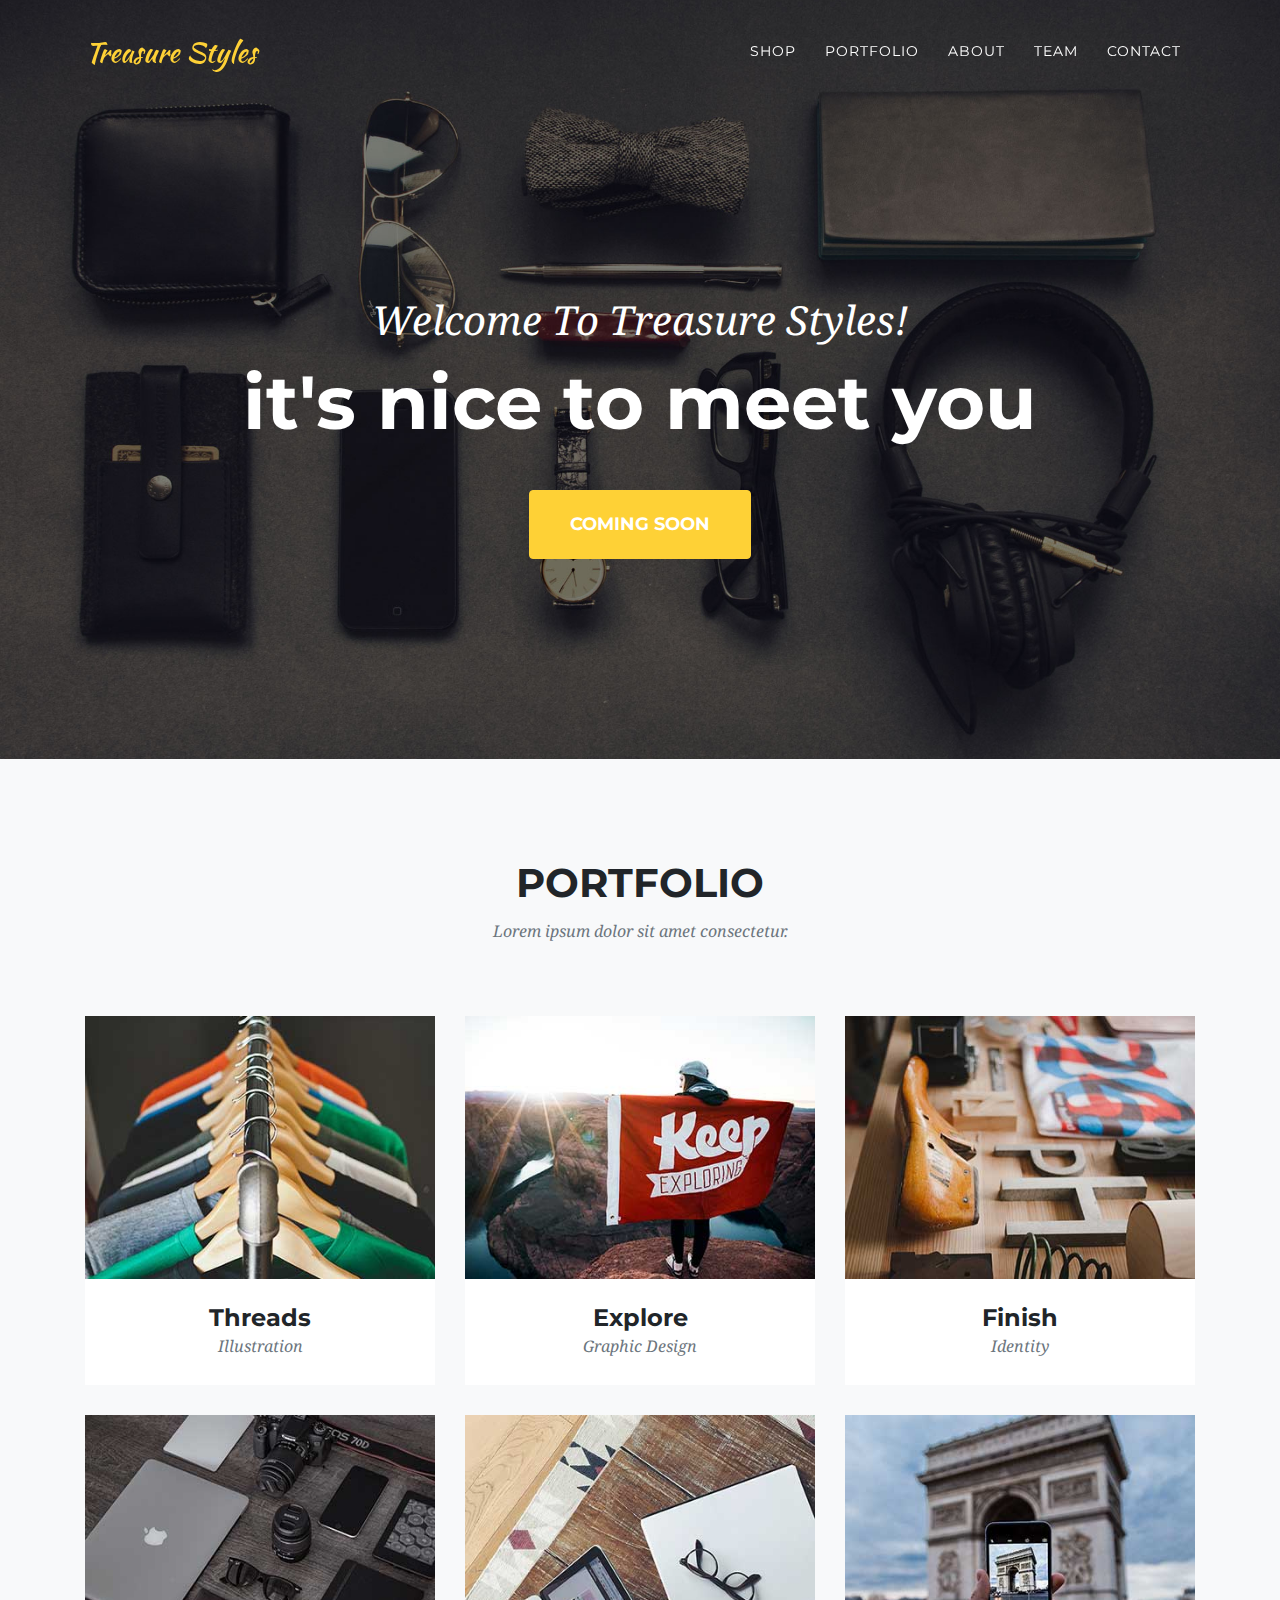
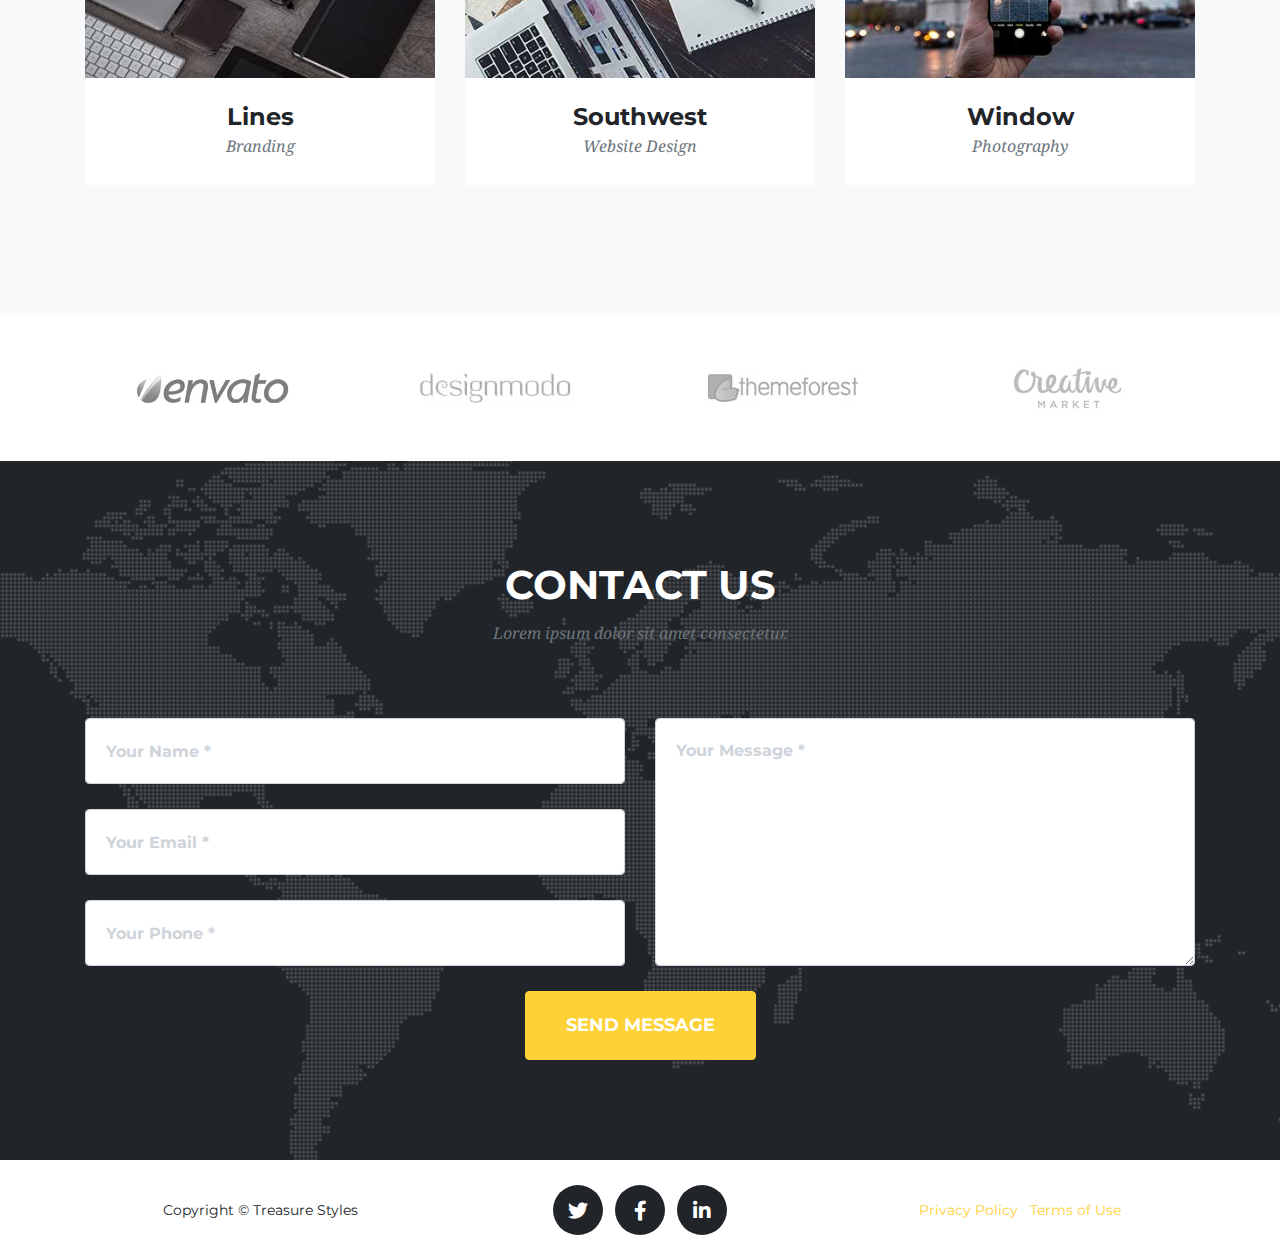
<file: index.html>
<!DOCTYPE html>
<html lang="en">

<head>

  <meta charset="utf-8">
  <meta name="viewport" content="width=device-width, initial-scale=1, shrink-to-fit=no">
  <meta name="description" content="">
  <meta name="author" content="">

  <title>Treasure Styles</title>

  <!-- Bootstrap core CSS -->
  <link href="vendor/bootstrap/css/bootstrap.min.css" rel="stylesheet">

  <!-- Custom fonts for this template -->
  <link href="vendor/fontawesome-free/css/all.min.css" rel="stylesheet" type="text/css">
  <link href="https://fonts.googleapis.com/css?family=Montserrat:400,700" rel="stylesheet" type="text/css">
  <link href='https://fonts.googleapis.com/css?family=Kaushan+Script' rel='stylesheet' type='text/css'>
  <link href='https://fonts.googleapis.com/css?family=Droid+Serif:400,700,400italic,700italic' rel='stylesheet' type='text/css'>
  <link href='https://fonts.googleapis.com/css?family=Roboto+Slab:400,100,300,700' rel='stylesheet' type='text/css'>

  <!-- Custom styles for this template -->
  <link href="css/agency.min.css" rel="stylesheet">

</head>

<body id="page-top">

  <!-- Navigation -->
  <nav class="navbar navbar-expand-lg navbar-dark fixed-top" id="mainNav">
    <div class="container">
      <a class="navbar-brand js-scroll-trigger" href="#page-top">Treasure Styles</a>
      <button class="navbar-toggler navbar-toggler-right" type="button" data-toggle="collapse" data-target="#navbarResponsive" aria-controls="navbarResponsive" aria-expanded="false" aria-label="Toggle navigation">
        Menu
        <i class="fas fa-bars"></i>
      </button>
      <div class="collapse navbar-collapse" id="navbarResponsive">
        <ul class="navbar-nav text-uppercase ml-auto">
          <li class="nav-item">
            <a class="nav-link js-scroll-trigger" href="#services">Shop</a>
          </li>
          <li class="nav-item">
            <a class="nav-link js-scroll-trigger" href="#portfolio">Portfolio</a>
          </li>
          <li class="nav-item"> 
            <a class="nav-link js-scroll-trigger" href="about.html">About</a>
          </li>
          <li class="nav-item">
            <a class="nav-link js-scroll-trigger" href="team.html">Team</a>
          </li>
          <li class="nav-item">
            <a class="nav-link js-scroll-trigger" href="#contact">Contact</a>
          </li>
        </ul>
      </div>
    </div>
  </nav>

  <!-- Header -->
  <header class="masthead">
    <div class="container">
      <div class="intro-text">
        <div class="intro-lead-in">Welcome To Treasure Styles!</div>
        <div class="intro-heading text-lowercase">It's Nice To Meet You</div>
        <a class="btn btn-primary btn-xl text-uppercase js-scroll-trigger" href="comingsoon/comingsoon.html">Coming Soon</a>
      </div>
    </div>
  </header>

  <!-- Services -->
<!--
  <section class="page-section" id="services">
    <div class="container">
      <div class="row">
        <div class="col-lg-12 text-center">
          <h2 class="section-heading text-uppercase">Services</h2>
          <h3 class="section-subheading text-muted">Lorem ipsum dolor sit amet consectetur.</h3>
        </div>
      </div>
      <div class="row text-center">
        <div class="col-md-4">
          <span class="fa-stack fa-4x">
            <i class="fas fa-circle fa-stack-2x text-primary"></i>
            <i class="fas fa-shopping-cart fa-stack-1x fa-inverse"></i>
          </span>
          <h4 class="service-heading">E-Commerce</h4>
          <p class="text-muted">Lorem ipsum dolor sit amet, consectetur adipisicing elit. Minima maxime quam architecto quo inventore harum ex magni, dicta impedit.</p>
        </div>
        <div class="col-md-4">
          <span class="fa-stack fa-4x">
            <i class="fas fa-circle fa-stack-2x text-primary"></i>
            <i class="fas fa-laptop fa-stack-1x fa-inverse"></i>
          </span>
          <h4 class="service-heading">Responsive Design</h4>
          <p class="text-muted">Lorem ipsum dolor sit amet, consectetur adipisicing elit. Minima maxime quam architecto quo inventore harum ex magni, dicta impedit.</p>
        </div>
        <div class="col-md-4">
          <span class="fa-stack fa-4x">
            <i class="fas fa-circle fa-stack-2x text-primary"></i>
            <i class="fas fa-lock fa-stack-1x fa-inverse"></i>
          </span>
          <h4 class="service-heading">Web Security</h4>
          <p class="text-muted">Lorem ipsum dolor sit amet, consectetur adipisicing elit. Minima maxime quam architecto quo inventore harum ex magni, dicta impedit.</p>
        </div>
      </div>
    </div>
  </section>
-->

  <!-- Portfolio Grid -->
  <section class="bg-light page-section" id="portfolio">
    <div class="container">
      <div class="row">
        <div class="col-lg-12 text-center">
          <h2 class="section-heading text-uppercase">Portfolio</h2>
          <h3 class="section-subheading text-muted">Lorem ipsum dolor sit amet consectetur.</h3>
        </div>
      </div>
      <div class="row">
        <div class="col-md-4 col-sm-6 portfolio-item">
          <a class="portfolio-link" data-toggle="modal" href="#portfolioModal1">
            <div class="portfolio-hover">
              <div class="portfolio-hover-content">
                <i class="fas fa-plus fa-3x"></i>
              </div>
            </div>
            <img class="img-fluid" src="img/portfolio/01-thumbnail.jpg" alt="">
          </a>
          <div class="portfolio-caption">
            <h4>Threads</h4>
            <p class="text-muted">Illustration</p>
          </div>
        </div>
        <div class="col-md-4 col-sm-6 portfolio-item">
          <a class="portfolio-link" data-toggle="modal" href="#portfolioModal2">
            <div class="portfolio-hover">
              <div class="portfolio-hover-content">
                <i class="fas fa-plus fa-3x"></i>
              </div>
            </div>
            <img class="img-fluid" src="img/portfolio/02-thumbnail.jpg" alt="">
          </a>
          <div class="portfolio-caption">
            <h4>Explore</h4>
            <p class="text-muted">Graphic Design</p>
          </div>
        </div>
        <div class="col-md-4 col-sm-6 portfolio-item">
          <a class="portfolio-link" data-toggle="modal" href="#portfolioModal3">
            <div class="portfolio-hover">
              <div class="portfolio-hover-content">
                <i class="fas fa-plus fa-3x"></i>
              </div>
            </div>
            <img class="img-fluid" src="img/portfolio/03-thumbnail.jpg" alt="">
          </a>
          <div class="portfolio-caption">
            <h4>Finish</h4>
            <p class="text-muted">Identity</p>
          </div>
        </div>
        <div class="col-md-4 col-sm-6 portfolio-item">
          <a class="portfolio-link" data-toggle="modal" href="#portfolioModal4">
            <div class="portfolio-hover">
              <div class="portfolio-hover-content">
                <i class="fas fa-plus fa-3x"></i>
              </div>
            </div>
            <img class="img-fluid" src="img/portfolio/04-thumbnail.jpg" alt="">
          </a>
          <div class="portfolio-caption">
            <h4>Lines</h4>
            <p class="text-muted">Branding</p>
          </div>
        </div>
        <div class="col-md-4 col-sm-6 portfolio-item">
          <a class="portfolio-link" data-toggle="modal" href="#portfolioModal5">
            <div class="portfolio-hover">
              <div class="portfolio-hover-content">
                <i class="fas fa-plus fa-3x"></i>
              </div>
            </div>
            <img class="img-fluid" src="img/portfolio/05-thumbnail.jpg" alt="">
          </a>
          <div class="portfolio-caption">
            <h4>Southwest</h4>
            <p class="text-muted">Website Design</p>
          </div>
        </div>
        <div class="col-md-4 col-sm-6 portfolio-item">
          <a class="portfolio-link" data-toggle="modal" href="#portfolioModal6">
            <div class="portfolio-hover">
              <div class="portfolio-hover-content">
                <i class="fas fa-plus fa-3x"></i>
              </div>
            </div>
            <img class="img-fluid" src="img/portfolio/06-thumbnail.jpg" alt="">
          </a>
          <div class="portfolio-caption">
            <h4>Window</h4>
            <p class="text-muted">Photography</p>
          </div>
        </div>
      </div>
    </div>
  </section>
    

  <!-- About -->
<!--
  <section class="page-section" id="about">
    <div class="container">
      <div class="row">
        <div class="col-lg-12 text-center">
          <h2 class="section-heading text-uppercase">About</h2>
          <h3 class="section-subheading text-muted">Lorem ipsum dolor sit amet consectetur.</h3>
        </div>
      </div>
      <div class="row">
        <div class="col-lg-12">
          <ul class="timeline">
            <li>
              <div class="timeline-image">
                <img class="rounded-circle img-fluid" src="img/about/1.jpg" alt="">
              </div>
              <div class="timeline-panel">
                <div class="timeline-heading">
                  <h4>2009-2011</h4>
                  <h4 class="subheading">Our Humble Beginnings</h4>
                </div>
                <div class="timeline-body">
                  <p class="text-muted">Lorem ipsum dolor sit amet, consectetur adipisicing elit. Sunt ut voluptatum eius sapiente, totam reiciendis temporibus qui quibusdam, recusandae sit vero unde, sed, incidunt et ea quo dolore laudantium consectetur!</p>
                </div>
              </div>
            </li>
            <li class="timeline-inverted">
              <div class="timeline-image">
                <img class="rounded-circle img-fluid" src="img/about/2.jpg" alt="">
              </div>
              <div class="timeline-panel">
                <div class="timeline-heading">
                  <h4>March 2011</h4>
                  <h4 class="subheading">An Agency is Born</h4>
                </div>
                <div class="timeline-body">
                  <p class="text-muted">Lorem ipsum dolor sit amet, consectetur adipisicing elit. Sunt ut voluptatum eius sapiente, totam reiciendis temporibus qui quibusdam, recusandae sit vero unde, sed, incidunt et ea quo dolore laudantium consectetur!</p>
                </div>
              </div>
            </li>
            <li>
              <div class="timeline-image">
                <img class="rounded-circle img-fluid" src="img/about/3.jpg" alt="">
              </div>
              <div class="timeline-panel">
                <div class="timeline-heading">
                  <h4>December 2012</h4>
                  <h4 class="subheading">Transition to Full Service</h4>
                </div>
                <div class="timeline-body">
                  <p class="text-muted">Lorem ipsum dolor sit amet, consectetur adipisicing elit. Sunt ut voluptatum eius sapiente, totam reiciendis temporibus qui quibusdam, recusandae sit vero unde, sed, incidunt et ea quo dolore laudantium consectetur!</p>
                </div>
              </div>
            </li>
            <li class="timeline-inverted">
              <div class="timeline-image">
                <img class="rounded-circle img-fluid" src="img/about/4.jpg" alt="">
              </div>
              <div class="timeline-panel">
                <div class="timeline-heading">
                  <h4>July 2014</h4>
                  <h4 class="subheading">Phase Two Expansion</h4>
                </div>
                <div class="timeline-body">
                  <p class="text-muted">Lorem ipsum dolor sit amet, consectetur adipisicing elit. Sunt ut voluptatum eius sapiente, totam reiciendis temporibus qui quibusdam, recusandae sit vero unde, sed, incidunt et ea quo dolore laudantium consectetur!</p>
                </div>
              </div>
            </li>
            <li class="timeline-inverted">
              <div class="timeline-image">
                <h4>Be Part
                  <br>Of Our
                  <br>Story!</h4>
              </div>
            </li>
          </ul>
        </div>
      </div>
    </div>
  </section>
-->
    
    
  <!-- Team -->
<!--
  <section class="bg-light page-section" id="team">
    <div class="container">
      <div class="row">
        <div class="col-lg-12 text-center">
          <h2 class="section-heading text-uppercase">Our Amazing Team</h2>
          <h3 class="section-subheading text-muted">Lorem ipsum dolor sit amet consectetur.</h3>
        </div>
      </div>
      <div class="row">
        <div class="col-sm-4">
          <div class="team-member">
            <img class="mx-auto rounded-circle" src="img/team/1.jpg" alt="">
            <h4>Kay Garland</h4>
            <p class="text-muted">Lead Designer</p>
            <ul class="list-inline social-buttons">
              <li class="list-inline-item">
                <a href="#">
                  <i class="fab fa-twitter"></i>
                </a>
              </li>
              <li class="list-inline-item">
                <a href="#">
                  <i class="fab fa-facebook-f"></i>
                </a>
              </li>
              <li class="list-inline-item">
                <a href="#">
                  <i class="fab fa-linkedin-in"></i>
                </a>
              </li>
            </ul>
          </div>
        </div>
        <div class="col-sm-4">
          <div class="team-member">
            <img class="mx-auto rounded-circle" src="img/team/2.jpg" alt="">
            <h4>Larry Parker</h4>
            <p class="text-muted">Lead Marketer</p>
            <ul class="list-inline social-buttons">
              <li class="list-inline-item">
                <a href="#">
                  <i class="fab fa-twitter"></i>
                </a>
              </li>
              <li class="list-inline-item">
                <a href="#">
                  <i class="fab fa-facebook-f"></i>
                </a>
              </li>
              <li class="list-inline-item">
                <a href="#">
                  <i class="fab fa-linkedin-in"></i>
                </a>
              </li>
            </ul>
          </div>
        </div>
        <div class="col-sm-4">
          <div class="team-member">
            <img class="mx-auto rounded-circle" src="img/team/3.jpg" alt="">
            <h4>Diana Pertersen</h4>
            <p class="text-muted">Lead Developer</p>
            <ul class="list-inline social-buttons">
              <li class="list-inline-item">
                <a href="#">
                  <i class="fab fa-twitter"></i>
                </a>
              </li>
              <li class="list-inline-item">
                <a href="#">
                  <i class="fab fa-facebook-f"></i>
                </a>
              </li>
              <li class="list-inline-item">
                <a href="#">
                  <i class="fab fa-linkedin-in"></i>
                </a>
              </li>
            </ul>
          </div>
        </div>
      </div>
      <div class="row">
        <div class="col-lg-8 mx-auto text-center">
          <p class="large text-muted">Lorem ipsum dolor sit amet, consectetur adipisicing elit. Aut eaque, laboriosam veritatis, quos non quis ad perspiciatis, totam corporis ea, alias ut unde.</p>
        </div>
      </div>
    </div>
  </section>
-->

  <!-- Clients -->
  <section class="py-5">
    <div class="container">
      <div class="row">
        <div class="col-md-3 col-sm-6">
          <a href="#">
            <img class="img-fluid d-block mx-auto" src="img/logos/envato.jpg" alt="">
          </a>
        </div>
        <div class="col-md-3 col-sm-6">
          <a href="#">
            <img class="img-fluid d-block mx-auto" src="img/logos/designmodo.jpg" alt="">
          </a>
        </div>
        <div class="col-md-3 col-sm-6">
          <a href="#">
            <img class="img-fluid d-block mx-auto" src="img/logos/themeforest.jpg" alt="">
          </a>
        </div>
        <div class="col-md-3 col-sm-6">
          <a href="#">
            <img class="img-fluid d-block mx-auto" src="img/logos/creative-market.jpg" alt="">
          </a>
        </div>
      </div>
    </div>
  </section>

  <!-- Contact -->
  <section class="page-section" id="contact">
    <div class="container">
      <div class="row">
        <div class="col-lg-12 text-center">
          <h2 class="section-heading text-uppercase">Contact Us</h2>
          <h3 class="section-subheading text-muted">Lorem ipsum dolor sit amet consectetur.</h3>
        </div>
      </div>
      <div class="row">
        <div class="col-lg-12">
          <form id="contactForm" name="sentMessage" novalidate="novalidate">
            <div class="row">
              <div class="col-md-6">
                <div class="form-group">
                  <input class="form-control" id="name" type="text" placeholder="Your Name *" required="required" data-validation-required-message="Please enter your name.">
                  <p class="help-block text-danger"></p>
                </div>
                <div class="form-group">
                  <input class="form-control" id="email" type="email" placeholder="Your Email *" required="required" data-validation-required-message="Please enter your email address.">
                  <p class="help-block text-danger"></p>
                </div>
                <div class="form-group">
                  <input class="form-control" id="phone" type="tel" placeholder="Your Phone *" required="required" data-validation-required-message="Please enter your phone number.">
                  <p class="help-block text-danger"></p>
                </div>
              </div>
              <div class="col-md-6">
                <div class="form-group">
                  <textarea class="form-control" id="message" placeholder="Your Message *" required="required" data-validation-required-message="Please enter a message."></textarea>
                  <p class="help-block text-danger"></p>
                </div>
              </div>
              <div class="clearfix"></div>
              <div class="col-lg-12 text-center">
                <div id="success"></div>
                <button id="sendMessageButton" class="btn btn-primary btn-xl text-uppercase" type="submit">Send Message</button>
              </div>
            </div>
          </form>
        </div>
      </div>
    </div>
  </section>

  <!-- Footer -->
  <footer class="footer">
    <div class="container">
      <div class="row align-items-center">
        <div class="col-md-4">
          <span class="copyright">Copyright &copy; Treasure Styles</span>
        </div>
        <div class="col-md-4">
          <ul class="list-inline social-buttons">
            <li class="list-inline-item">
              <a href="#">
                <i class="fab fa-twitter"></i>
              </a>
            </li>
            <li class="list-inline-item">
              <a href="#">
                <i class="fab fa-facebook-f"></i>
              </a>
            </li>
            <li class="list-inline-item">
              <a href="#">
                <i class="fab fa-linkedin-in"></i>
              </a>
            </li>
          </ul>
        </div>
        <div class="col-md-4">
          <ul class="list-inline quicklinks">
            <li class="list-inline-item">
              <a href="#">Privacy Policy</a>
            </li>
            <li class="list-inline-item">
              <a href="#">Terms of Use</a>
            </li>
          </ul>
        </div>
      </div>
    </div>
  </footer>

  <!-- Portfolio Modals -->

  <!-- Modal 1 -->
  <div class="portfolio-modal modal fade" id="portfolioModal1" tabindex="-1" role="dialog" aria-hidden="true">
    <div class="modal-dialog">
      <div class="modal-content">
        <div class="close-modal" data-dismiss="modal">
          <div class="lr">
            <div class="rl"></div>
          </div>
        </div>
        <div class="container">
          <div class="row">
            <div class="col-lg-8 mx-auto">
              <div class="modal-body">
                <!-- Project Details Go Here -->
                <h2 class="text-uppercase">Project Name</h2>
                <p class="item-intro text-muted">Lorem ipsum dolor sit amet consectetur.</p>
                <img class="img-fluid d-block mx-auto" src="img/portfolio/01-full.jpg" alt="">
                <p>Use this area to describe your project. Lorem ipsum dolor sit amet, consectetur adipisicing elit. Est blanditiis dolorem culpa incidunt minus dignissimos deserunt repellat aperiam quasi sunt officia expedita beatae cupiditate, maiores repudiandae, nostrum, reiciendis facere nemo!</p>
                <ul class="list-inline">
                  <li>Date: January 2017</li>
                  <li>Client: Threads</li>
                  <li>Category: Illustration</li>
                </ul>
                <button class="btn btn-primary" data-dismiss="modal" type="button">
                  <i class="fas fa-times"></i>
                  Close Project</button>
              </div>
            </div>
          </div>
        </div>
      </div>
    </div>
  </div>

  <!-- Modal 2 -->
  <div class="portfolio-modal modal fade" id="portfolioModal2" tabindex="-1" role="dialog" aria-hidden="true">
    <div class="modal-dialog">
      <div class="modal-content">
        <div class="close-modal" data-dismiss="modal">
          <div class="lr">
            <div class="rl"></div>
          </div>
        </div>
        <div class="container">
          <div class="row">
            <div class="col-lg-8 mx-auto">
              <div class="modal-body">
                <!-- Project Details Go Here -->
                <h2 class="text-uppercase">Project Name</h2>
                <p class="item-intro text-muted">Lorem ipsum dolor sit amet consectetur.</p>
                <img class="img-fluid d-block mx-auto" src="img/portfolio/02-full.jpg" alt="">
                <p>Use this area to describe your project. Lorem ipsum dolor sit amet, consectetur adipisicing elit. Est blanditiis dolorem culpa incidunt minus dignissimos deserunt repellat aperiam quasi sunt officia expedita beatae cupiditate, maiores repudiandae, nostrum, reiciendis facere nemo!</p>
                <ul class="list-inline">
                  <li>Date: January 2017</li>
                  <li>Client: Explore</li>
                  <li>Category: Graphic Design</li>
                </ul>
                <button class="btn btn-primary" data-dismiss="modal" type="button">
                  <i class="fas fa-times"></i>
                  Close Project</button>
              </div>
            </div>
          </div>
        </div>
      </div>
    </div>
  </div>

  <!-- Modal 3 -->
  <div class="portfolio-modal modal fade" id="portfolioModal3" tabindex="-1" role="dialog" aria-hidden="true">
    <div class="modal-dialog">
      <div class="modal-content">
        <div class="close-modal" data-dismiss="modal">
          <div class="lr">
            <div class="rl"></div>
          </div>
        </div>
        <div class="container">
          <div class="row">
            <div class="col-lg-8 mx-auto">
              <div class="modal-body">
                <!-- Project Details Go Here -->
                <h2 class="text-uppercase">Project Name</h2>
                <p class="item-intro text-muted">Lorem ipsum dolor sit amet consectetur.</p>
                <img class="img-fluid d-block mx-auto" src="img/portfolio/03-full.jpg" alt="">
                <p>Use this area to describe your project. Lorem ipsum dolor sit amet, consectetur adipisicing elit. Est blanditiis dolorem culpa incidunt minus dignissimos deserunt repellat aperiam quasi sunt officia expedita beatae cupiditate, maiores repudiandae, nostrum, reiciendis facere nemo!</p>
                <ul class="list-inline">
                  <li>Date: January 2017</li>
                  <li>Client: Finish</li>
                  <li>Category: Identity</li>
                </ul>
                <button class="btn btn-primary" data-dismiss="modal" type="button">
                  <i class="fas fa-times"></i>
                  Close Project</button>
              </div>
            </div>
          </div>
        </div>
      </div>
    </div>
  </div>

  <!-- Modal 4 -->
  <div class="portfolio-modal modal fade" id="portfolioModal4" tabindex="-1" role="dialog" aria-hidden="true">
    <div class="modal-dialog">
      <div class="modal-content">
        <div class="close-modal" data-dismiss="modal">
          <div class="lr">
            <div class="rl"></div>
          </div>
        </div>
        <div class="container">
          <div class="row">
            <div class="col-lg-8 mx-auto">
              <div class="modal-body">
                <!-- Project Details Go Here -->
                <h2 class="text-uppercase">Project Name</h2>
                <p class="item-intro text-muted">Lorem ipsum dolor sit amet consectetur.</p>
                <img class="img-fluid d-block mx-auto" src="img/portfolio/04-full.jpg" alt="">
                <p>Use this area to describe your project. Lorem ipsum dolor sit amet, consectetur adipisicing elit. Est blanditiis dolorem culpa incidunt minus dignissimos deserunt repellat aperiam quasi sunt officia expedita beatae cupiditate, maiores repudiandae, nostrum, reiciendis facere nemo!</p>
                <ul class="list-inline">
                  <li>Date: January 2017</li>
                  <li>Client: Lines</li>
                  <li>Category: Branding</li>
                </ul>
                <button class="btn btn-primary" data-dismiss="modal" type="button">
                  <i class="fas fa-times"></i>
                  Close Project</button>
              </div>
            </div>
          </div>
        </div>
      </div>
    </div>
  </div>

  <!-- Modal 5 -->
  <div class="portfolio-modal modal fade" id="portfolioModal5" tabindex="-1" role="dialog" aria-hidden="true">
    <div class="modal-dialog">
      <div class="modal-content">
        <div class="close-modal" data-dismiss="modal">
          <div class="lr">
            <div class="rl"></div>
          </div>
        </div>
        <div class="container">
          <div class="row">
            <div class="col-lg-8 mx-auto">
              <div class="modal-body">
                <!-- Project Details Go Here -->
                <h2 class="text-uppercase">Project Name</h2>
                <p class="item-intro text-muted">Lorem ipsum dolor sit amet consectetur.</p>
                <img class="img-fluid d-block mx-auto" src="img/portfolio/05-full.jpg" alt="">
                <p>Use this area to describe your project. Lorem ipsum dolor sit amet, consectetur adipisicing elit. Est blanditiis dolorem culpa incidunt minus dignissimos deserunt repellat aperiam quasi sunt officia expedita beatae cupiditate, maiores repudiandae, nostrum, reiciendis facere nemo!</p>
                <ul class="list-inline">
                  <li>Date: January 2017</li>
                  <li>Client: Southwest</li>
                  <li>Category: Website Design</li>
                </ul>
                <button class="btn btn-primary" data-dismiss="modal" type="button">
                  <i class="fas fa-times"></i>
                  Close Project</button>
              </div>
            </div>
          </div>
        </div>
      </div>
    </div>
  </div>

  <!-- Modal 6 -->
  <div class="portfolio-modal modal fade" id="portfolioModal6" tabindex="-1" role="dialog" aria-hidden="true">
    <div class="modal-dialog">
      <div class="modal-content">
        <div class="close-modal" data-dismiss="modal">
          <div class="lr">
            <div class="rl"></div>
          </div>
        </div>
        <div class="container">
          <div class="row">
            <div class="col-lg-8 mx-auto">
              <div class="modal-body">
                <!-- Project Details Go Here -->
                <h2 class="text-uppercase">Project Name</h2>
                <p class="item-intro text-muted">Lorem ipsum dolor sit amet consectetur.</p>
                <img class="img-fluid d-block mx-auto" src="img/portfolio/06-full.jpg" alt="">
                <p>Use this area to describe your project. Lorem ipsum dolor sit amet, consectetur adipisicing elit. Est blanditiis dolorem culpa incidunt minus dignissimos deserunt repellat aperiam quasi sunt officia expedita beatae cupiditate, maiores repudiandae, nostrum, reiciendis facere nemo!</p>
                <ul class="list-inline">
                  <li>Date: January 2017</li>
                  <li>Client: Window</li>
                  <li>Category: Photography</li>
                </ul>
                <button class="btn btn-primary" data-dismiss="modal" type="button">
                  <i class="fas fa-times"></i>
                  Close Project</button>
              </div>
            </div>
          </div>
        </div>
      </div>
    </div>
  </div>

  <!-- Bootstrap core JavaScript -->
  <script src="vendor/jquery/jquery.min.js"></script>
  <script src="vendor/bootstrap/js/bootstrap.bundle.min.js"></script>

  <!-- Plugin JavaScript -->
  <script src="vendor/jquery-easing/jquery.easing.min.js"></script>

  <!-- Contact form JavaScript -->
  <script src="js/jqBootstrapValidation.js"></script>
  <script src="js/contact_me.js"></script>

  <!-- Custom scripts for this template -->
  <script src="js/agency.min.js"></script>

</body>

</html>
</file>
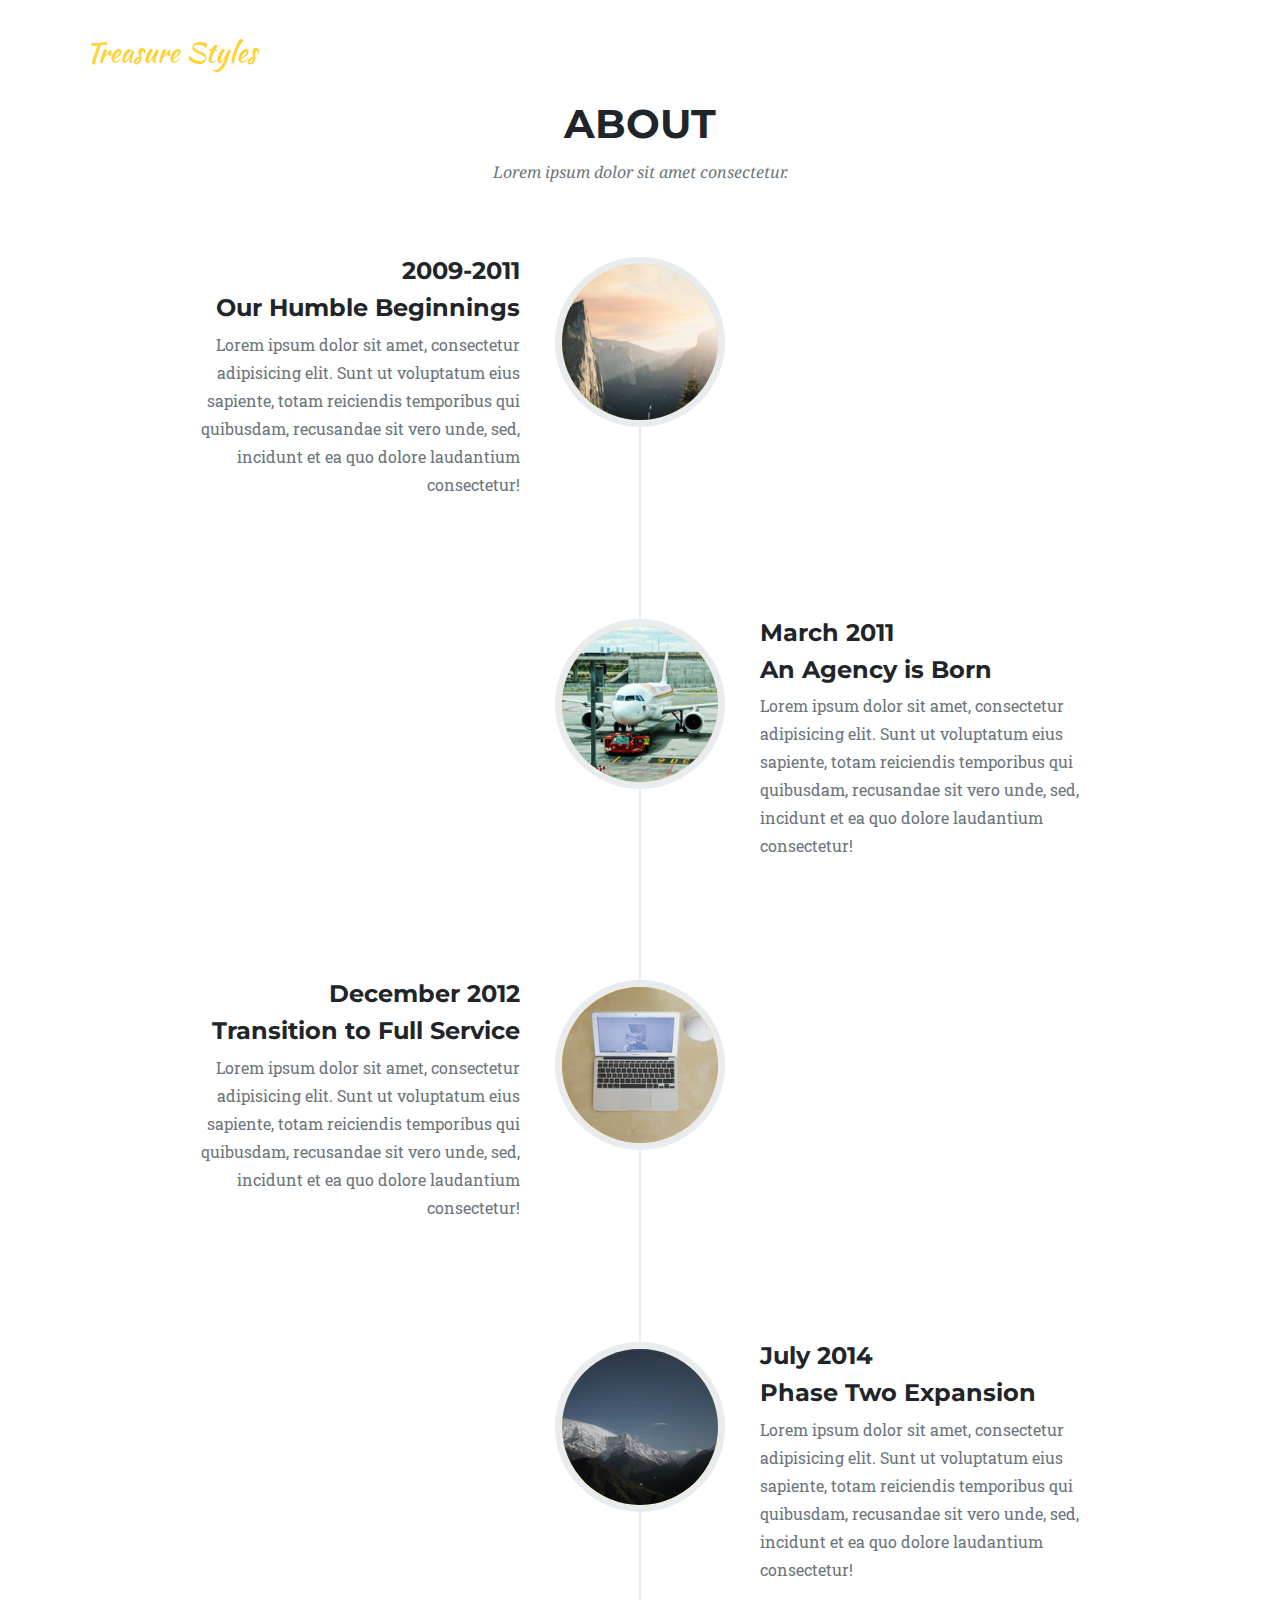
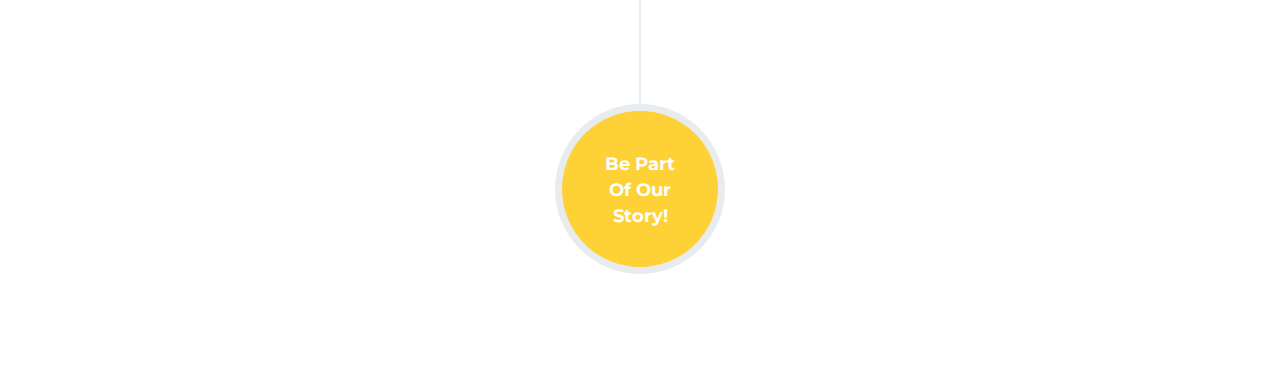
<file: about.html>
<!DOCTYPE html>
<html lang="en">

<head>

  <meta charset="utf-8">
  <meta name="viewport" content="width=device-width, initial-scale=1, shrink-to-fit=no">
  <meta name="description" content="">
  <meta name="author" content="">

  <title>Treasure Styles</title>

  <!-- Bootstrap core CSS -->
  <link href="vendor/bootstrap/css/bootstrap.min.css" rel="stylesheet">

  <!-- Custom fonts for this template -->
  <link href="vendor/fontawesome-free/css/all.min.css" rel="stylesheet" type="text/css">
  <link href="https://fonts.googleapis.com/css?family=Montserrat:400,700" rel="stylesheet" type="text/css">
  <link href='https://fonts.googleapis.com/css?family=Kaushan+Script' rel='stylesheet' type='text/css'>
  <link href='https://fonts.googleapis.com/css?family=Droid+Serif:400,700,400italic,700italic' rel='stylesheet' type='text/css'>
  <link href='https://fonts.googleapis.com/css?family=Roboto+Slab:400,100,300,700' rel='stylesheet' type='text/css'>

  <!-- Custom styles for this template -->
  <link href="css/agency.min.css" rel="stylesheet">

</head>

<body id="page-top">

  <!-- Navigation -->
  <nav class="navbar navbar-expand-lg navbar-dark fixed-top" id="mainNav">
    <div class="container">
      <a class="navbar-brand js-scroll-trigger" href="index.html">Treasure Styles</a>
      <button class="navbar-toggler navbar-toggler-right" type="button" data-toggle="collapse" data-target="#navbarResponsive" aria-controls="navbarResponsive" aria-expanded="false" aria-label="Toggle navigation">
        Menu
        <i class="fas fa-bars"></i>
      </button>
      <div class="collapse navbar-collapse" id="navbarResponsive">
        <ul class="navbar-nav text-uppercase ml-auto">
          <li class="nav-item">
            <a class="nav-link js-scroll-trigger" href="#services">Shop</a>
          </li>
          <li class="nav-item">
            <a class="nav-link js-scroll-trigger" href="#portfolio">Portfolio</a>
          </li>
          <li class="nav-item">
            <a class="nav-link js-scroll-trigger" href="about.html">About</a>
          </li>
          <li class="nav-item">
            <a class="nav-link js-scroll-trigger" href="team.html">Team</a>
          </li>
          <li class="nav-item">
            <a class="nav-link js-scroll-trigger" href="#contact">Contact</a>
          </li>
        </ul>
      </div>
    </div>
  </nav>


<section class="page-section" id="about">
    <div class="container">
      <div class="row">
        <div class="col-lg-12 text-center">
          <h2 class="section-heading text-uppercase">About</h2>
          <h3 class="section-subheading text-muted">Lorem ipsum dolor sit amet consectetur.</h3>
        </div>
      </div>
      <div class="row">
        <div class="col-lg-12">
          <ul class="timeline">
            <li>
              <div class="timeline-image">
                <img class="rounded-circle img-fluid" src="img/about/1.jpg" alt="">
              </div>
              <div class="timeline-panel">
                <div class="timeline-heading">
                  <h4>2009-2011</h4>
                  <h4 class="subheading">Our Humble Beginnings</h4>
                </div>
                <div class="timeline-body">
                  <p class="text-muted">Lorem ipsum dolor sit amet, consectetur adipisicing elit. Sunt ut voluptatum eius sapiente, totam reiciendis temporibus qui quibusdam, recusandae sit vero unde, sed, incidunt et ea quo dolore laudantium consectetur!</p>
                </div>
              </div>
            </li>
            <li class="timeline-inverted">
              <div class="timeline-image">
                <img class="rounded-circle img-fluid" src="img/about/2.jpg" alt="">
              </div>
              <div class="timeline-panel">
                <div class="timeline-heading">
                  <h4>March 2011</h4>
                  <h4 class="subheading">An Agency is Born</h4>
                </div>
                <div class="timeline-body">
                  <p class="text-muted">Lorem ipsum dolor sit amet, consectetur adipisicing elit. Sunt ut voluptatum eius sapiente, totam reiciendis temporibus qui quibusdam, recusandae sit vero unde, sed, incidunt et ea quo dolore laudantium consectetur!</p>
                </div>
              </div>
            </li>
            <li>
              <div class="timeline-image">
                <img class="rounded-circle img-fluid" src="img/about/3.jpg" alt="">
              </div>
              <div class="timeline-panel">
                <div class="timeline-heading">
                  <h4>December 2012</h4>
                  <h4 class="subheading">Transition to Full Service</h4>
                </div>
                <div class="timeline-body">
                  <p class="text-muted">Lorem ipsum dolor sit amet, consectetur adipisicing elit. Sunt ut voluptatum eius sapiente, totam reiciendis temporibus qui quibusdam, recusandae sit vero unde, sed, incidunt et ea quo dolore laudantium consectetur!</p>
                </div>
              </div>
            </li>
            <li class="timeline-inverted">
              <div class="timeline-image">
                <img class="rounded-circle img-fluid" src="img/about/4.jpg" alt="">
              </div>
              <div class="timeline-panel">
                <div class="timeline-heading">
                  <h4>July 2014</h4>
                  <h4 class="subheading">Phase Two Expansion</h4>
                </div>
                <div class="timeline-body">
                  <p class="text-muted">Lorem ipsum dolor sit amet, consectetur adipisicing elit. Sunt ut voluptatum eius sapiente, totam reiciendis temporibus qui quibusdam, recusandae sit vero unde, sed, incidunt et ea quo dolore laudantium consectetur!</p>
                </div>
              </div>
            </li>
            <li class="timeline-inverted">
              <div class="timeline-image">
                <h4>Be Part
                  <br>Of Our
                  <br>Story!</h4>
              </div>
            </li>
          </ul>
        </div>
      </div>
    </div>
  </section>
</file>
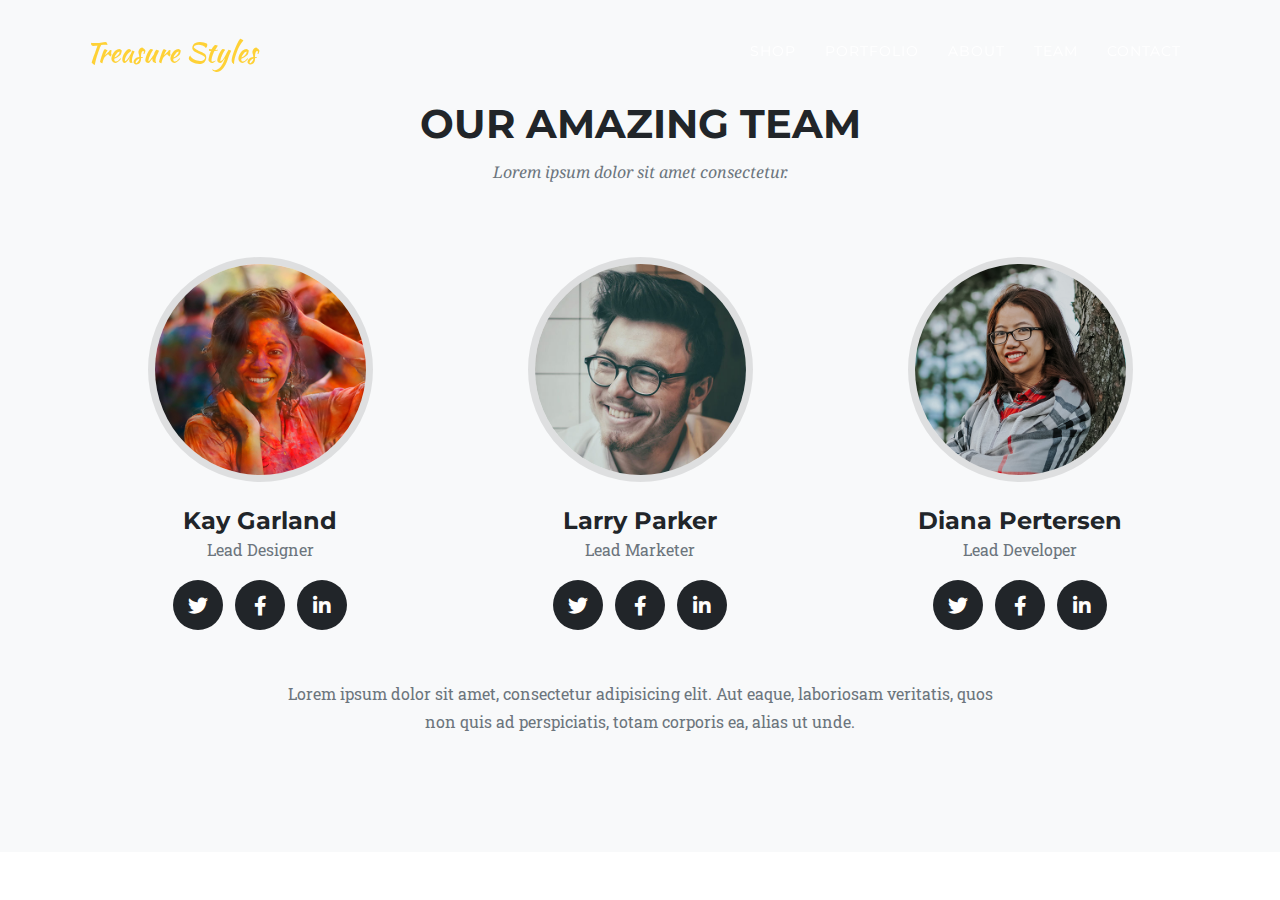
<file: team.html>
<!DOCTYPE html>
<html lang="en">

<head>

  <meta charset="utf-8">
  <meta name="viewport" content="width=device-width, initial-scale=1, shrink-to-fit=no">
  <meta name="description" content="">
  <meta name="author" content="">

  <title>Treasure Styles</title>

  <!-- Bootstrap core CSS -->
  <link href="vendor/bootstrap/css/bootstrap.min.css" rel="stylesheet">

  <!-- Custom fonts for this template -->
  <link href="vendor/fontawesome-free/css/all.min.css" rel="stylesheet" type="text/css">
  <link href="https://fonts.googleapis.com/css?family=Montserrat:400,700" rel="stylesheet" type="text/css">
  <link href='https://fonts.googleapis.com/css?family=Kaushan+Script' rel='stylesheet' type='text/css'>
  <link href='https://fonts.googleapis.com/css?family=Droid+Serif:400,700,400italic,700italic' rel='stylesheet' type='text/css'>
  <link href='https://fonts.googleapis.com/css?family=Roboto+Slab:400,100,300,700' rel='stylesheet' type='text/css'>

  <!-- Custom styles for this template -->
  <link href="css/agency.min.css" rel="stylesheet">

</head>

<body id="page-top">

  <!-- Navigation -->
  <nav class="navbar navbar-expand-lg navbar-dark fixed-top" id="mainNav">
    <div class="container">
      <a class="navbar-brand js-scroll-trigger" href="index.html">Treasure Styles</a>
      <button class="navbar-toggler navbar-toggler-right" type="button" data-toggle="collapse" data-target="#navbarResponsive" aria-controls="navbarResponsive" aria-expanded="false" aria-label="Toggle navigation">
        Menu
        <i class="fas fa-bars"></i>
      </button>
      <div class="collapse navbar-collapse" id="navbarResponsive">
        <ul class="navbar-nav text-uppercase ml-auto">
          <li class="nav-item">
            <a class="nav-link js-scroll-trigger" href="#services">Shop</a>
          </li>
          <li class="nav-item">
            <a class="nav-link js-scroll-trigger" href="#portfolio">Portfolio</a>
          </li>
          <li class="nav-item">
            <a class="nav-link js-scroll-trigger" href="about.html">About</a>
          </li>
          <li class="nav-item">
            <a class="nav-link js-scroll-trigger" href="team.html">Team</a>
          </li>
          <li class="nav-item">
            <a class="nav-link js-scroll-trigger" href="#contact">Contact</a>
          </li>
        </ul>
      </div>
    </div>
  </nav>



<section class="bg-light page-section" id="team">
    <div class="container">
      <div class="row">
        <div class="col-lg-12 text-center">
          <h2 class="section-heading text-uppercase">Our Amazing Team</h2>
          <h3 class="section-subheading text-muted">Lorem ipsum dolor sit amet consectetur.</h3>
        </div>
      </div>
      <div class="row">
        <div class="col-sm-4">
          <div class="team-member">
            <img class="mx-auto rounded-circle" src="img/team/1.jpg" alt="">
            <h4>Kay Garland</h4>
            <p class="text-muted">Lead Designer</p>
            <ul class="list-inline social-buttons">
              <li class="list-inline-item">
                <a href="#">
                  <i class="fab fa-twitter"></i>
                </a>
              </li>
              <li class="list-inline-item">
                <a href="#">
                  <i class="fab fa-facebook-f"></i>
                </a>
              </li>
              <li class="list-inline-item">
                <a href="#">
                  <i class="fab fa-linkedin-in"></i>
                </a>
              </li>
            </ul>
          </div>
        </div>
        <div class="col-sm-4">
          <div class="team-member">
            <img class="mx-auto rounded-circle" src="img/team/2.jpg" alt="">
            <h4>Larry Parker</h4>
            <p class="text-muted">Lead Marketer</p>
            <ul class="list-inline social-buttons">
              <li class="list-inline-item">
                <a href="#">
                  <i class="fab fa-twitter"></i>
                </a>
              </li>
              <li class="list-inline-item">
                <a href="#">
                  <i class="fab fa-facebook-f"></i>
                </a>
              </li>
              <li class="list-inline-item">
                <a href="#">
                  <i class="fab fa-linkedin-in"></i>
                </a>
              </li>
            </ul>
          </div>
        </div>
        <div class="col-sm-4">
          <div class="team-member">
            <img class="mx-auto rounded-circle" src="img/team/3.jpg" alt="">
            <h4>Diana Pertersen</h4>
            <p class="text-muted">Lead Developer</p>
            <ul class="list-inline social-buttons">
              <li class="list-inline-item">
                <a href="#">
                  <i class="fab fa-twitter"></i>
                </a>
              </li>
              <li class="list-inline-item">
                <a href="#">
                  <i class="fab fa-facebook-f"></i>
                </a>
              </li>
              <li class="list-inline-item">
                <a href="#">
                  <i class="fab fa-linkedin-in"></i>
                </a>
              </li>
            </ul>
          </div>
        </div>
      </div>
      <div class="row">
        <div class="col-lg-8 mx-auto text-center">
          <p class="large text-muted">Lorem ipsum dolor sit amet, consectetur adipisicing elit. Aut eaque, laboriosam veritatis, quos non quis ad perspiciatis, totam corporis ea, alias ut unde.</p>
        </div>
      </div>
    </div>
  </section>
    </body>
</file>
<file: css/agency.min.css>
/*!
 * Start Bootstrap - Agency v5.2.1 (https://startbootstrap.com/template-overviews/agency)
 * Copyright 2013-2019 Start Bootstrap
 * Licensed under MIT (https://github.com/BlackrockDigital/startbootstrap-agency/blob/master/LICENSE)
 */body{overflow-x:hidden;font-family:'Roboto Slab',-apple-system,BlinkMacSystemFont,'Segoe UI',Roboto,'Helvetica Neue',Arial,sans-serif,'Apple Color Emoji','Segoe UI Emoji','Segoe UI Symbol','Noto Color Emoji'}p{line-height:1.75}a{color:#fed136}a:hover{color:#fec503}.text-primary{color:#fed136!important}h1,h2,h3,h4,h5,h6{font-weight:700;font-family:Montserrat,-apple-system,BlinkMacSystemFont,'Segoe UI',Roboto,'Helvetica Neue',Arial,sans-serif,'Apple Color Emoji','Segoe UI Emoji','Segoe UI Symbol','Noto Color Emoji'}.page-section{padding:100px 0}.page-section h2.section-heading{font-size:40px;margin-top:0;margin-bottom:15px}.page-section h3.section-subheading{font-size:16px;font-weight:400;font-style:italic;margin-bottom:75px;text-transform:none;font-family:'Droid Serif',-apple-system,BlinkMacSystemFont,'Segoe UI',Roboto,'Helvetica Neue',Arial,sans-serif,'Apple Color Emoji','Segoe UI Emoji','Segoe UI Symbol','Noto Color Emoji'}@media (min-width:768px){section{padding:150px 0}}::-moz-selection{background:#fed136;text-shadow:none}::selection{background:#fed136;text-shadow:none}img::-moz-selection{background:0 0}img::selection{background:0 0}img::-moz-selection{background:0 0}.btn{font-family:Montserrat,-apple-system,BlinkMacSystemFont,'Segoe UI',Roboto,'Helvetica Neue',Arial,sans-serif,'Apple Color Emoji','Segoe UI Emoji','Segoe UI Symbol','Noto Color Emoji';font-weight:700}.btn-xl{font-size:18px;padding:20px 40px}.btn-primary{background-color:#fed136;border-color:#fed136}.btn-primary:active,.btn-primary:focus,.btn-primary:hover{background-color:#fec810!important;border-color:#fec810!important;color:#fff}.btn-primary:active,.btn-primary:focus{-webkit-box-shadow:0 0 0 .2rem rgba(254,209,55,.5)!important;box-shadow:0 0 0 .2rem rgba(254,209,55,.5)!important}#mainNav{background-color:#212529}#mainNav .navbar-toggler{font-size:12px;right:0;padding:13px;text-transform:uppercase;color:#fff;border:0;background-color:#fed136;font-family:Montserrat,-apple-system,BlinkMacSystemFont,'Segoe UI',Roboto,'Helvetica Neue',Arial,sans-serif,'Apple Color Emoji','Segoe UI Emoji','Segoe UI Symbol','Noto Color Emoji'}#mainNav .navbar-brand{color:#fed136;font-family:'Kaushan Script',-apple-system,BlinkMacSystemFont,'Segoe UI',Roboto,'Helvetica Neue',Arial,sans-serif,'Apple Color Emoji','Segoe UI Emoji','Segoe UI Symbol','Noto Color Emoji'}#mainNav .navbar-brand.active,#mainNav .navbar-brand:active,#mainNav .navbar-brand:focus,#mainNav .navbar-brand:hover{color:#fec503}#mainNav .navbar-nav .nav-item .nav-link{font-size:90%;font-weight:400;padding:.75em 0;letter-spacing:1px;color:#fff;font-family:Montserrat,-apple-system,BlinkMacSystemFont,'Segoe UI',Roboto,'Helvetica Neue',Arial,sans-serif,'Apple Color Emoji','Segoe UI Emoji','Segoe UI Symbol','Noto Color Emoji'}#mainNav .navbar-nav .nav-item .nav-link.active,#mainNav .navbar-nav .nav-item .nav-link:hover{color:#fed136}@media (min-width:992px){#mainNav{padding-top:25px;padding-bottom:25px;-webkit-transition:padding-top .3s,padding-bottom .3s;transition:padding-top .3s,padding-bottom .3s;border:none;background-color:transparent}#mainNav .navbar-brand{font-size:1.75em;-webkit-transition:all .3s;transition:all .3s}#mainNav .navbar-nav .nav-item .nav-link{padding:1.1em 1em!important}#mainNav.navbar-shrink{padding-top:0;padding-bottom:0;background-color:#212529}#mainNav.navbar-shrink .navbar-brand{font-size:1.25em;padding:12px 0}}header.masthead{text-align:center;color:#fff;background-image:url(../img/header-bg.jpg);background-repeat:no-repeat;background-attachment:scroll;background-position:center center;background-size:cover}header.masthead .intro-text{padding-top:150px;padding-bottom:100px}header.masthead .intro-text .intro-lead-in{font-size:22px;font-style:italic;line-height:22px;margin-bottom:25px;font-family:'Droid Serif',-apple-system,BlinkMacSystemFont,'Segoe UI',Roboto,'Helvetica Neue',Arial,sans-serif,'Apple Color Emoji','Segoe UI Emoji','Segoe UI Symbol','Noto Color Emoji'}header.masthead .intro-text .intro-heading{font-size:50px;font-weight:700;line-height:50px;margin-bottom:25px;font-family:Montserrat,-apple-system,BlinkMacSystemFont,'Segoe UI',Roboto,'Helvetica Neue',Arial,sans-serif,'Apple Color Emoji','Segoe UI Emoji','Segoe UI Symbol','Noto Color Emoji'}@media (min-width:768px){header.masthead .intro-text{padding-top:300px;padding-bottom:200px}header.masthead .intro-text .intro-lead-in{font-size:40px;font-style:italic;line-height:40px;margin-bottom:25px;font-family:'Droid Serif',-apple-system,BlinkMacSystemFont,'Segoe UI',Roboto,'Helvetica Neue',Arial,sans-serif,'Apple Color Emoji','Segoe UI Emoji','Segoe UI Symbol','Noto Color Emoji'}header.masthead .intro-text .intro-heading{font-size:75px;font-weight:700;line-height:75px;margin-bottom:50px;font-family:Montserrat,-apple-system,BlinkMacSystemFont,'Segoe UI',Roboto,'Helvetica Neue',Arial,sans-serif,'Apple Color Emoji','Segoe UI Emoji','Segoe UI Symbol','Noto Color Emoji'}}.service-heading{margin:15px 0;text-transform:none}#portfolio .portfolio-item{right:0;margin:0 0 15px}#portfolio .portfolio-item .portfolio-link{position:relative;display:block;max-width:400px;margin:0 auto;cursor:pointer}#portfolio .portfolio-item .portfolio-link .portfolio-hover{position:absolute;width:100%;height:100%;-webkit-transition:all ease .5s;transition:all ease .5s;opacity:0;background:rgba(254,209,54,.9)}#portfolio .portfolio-item .portfolio-link .portfolio-hover:hover{opacity:1}#portfolio .portfolio-item .portfolio-link .portfolio-hover .portfolio-hover-content{font-size:20px;position:absolute;top:50%;width:100%;height:20px;margin-top:-12px;text-align:center;color:#fff}#portfolio .portfolio-item .portfolio-link .portfolio-hover .portfolio-hover-content i{margin-top:-12px}#portfolio .portfolio-item .portfolio-link .portfolio-hover .portfolio-hover-content h3,#portfolio .portfolio-item .portfolio-link .portfolio-hover .portfolio-hover-content h4{margin:0}#portfolio .portfolio-item .portfolio-caption{max-width:400px;margin:0 auto;padding:25px;text-align:center;background-color:#fff}#portfolio .portfolio-item .portfolio-caption h4{margin:0;text-transform:none}#portfolio .portfolio-item .portfolio-caption p{font-size:16px;font-style:italic;margin:0;font-family:'Droid Serif',-apple-system,BlinkMacSystemFont,'Segoe UI',Roboto,'Helvetica Neue',Arial,sans-serif,'Apple Color Emoji','Segoe UI Emoji','Segoe UI Symbol','Noto Color Emoji'}#portfolio *{z-index:2}@media (min-width:767px){#portfolio .portfolio-item{margin:0 0 30px}}.portfolio-modal .modal-dialog{margin:1rem;max-width:100vw}.portfolio-modal .modal-content{padding:100px 0;text-align:center}.portfolio-modal .modal-content h2{font-size:3em;margin-bottom:15px}.portfolio-modal .modal-content p{margin-bottom:30px}.portfolio-modal .modal-content p.item-intro{font-size:16px;font-style:italic;margin:20px 0 30px;font-family:'Droid Serif',-apple-system,BlinkMacSystemFont,'Segoe UI',Roboto,'Helvetica Neue',Arial,sans-serif,'Apple Color Emoji','Segoe UI Emoji','Segoe UI Symbol','Noto Color Emoji'}.portfolio-modal .modal-content ul.list-inline{margin-top:0;margin-bottom:30px}.portfolio-modal .modal-content img{margin-bottom:30px}.portfolio-modal .modal-content button{cursor:pointer}.portfolio-modal .close-modal{position:absolute;top:25px;right:25px;width:75px;height:75px;cursor:pointer;background-color:transparent}.portfolio-modal .close-modal:hover{opacity:.3}.portfolio-modal .close-modal .lr{z-index:1051;width:1px;height:75px;margin-left:35px;-webkit-transform:rotate(45deg);transform:rotate(45deg);background-color:#212529}.portfolio-modal .close-modal .lr .rl{z-index:1052;width:1px;height:75px;-webkit-transform:rotate(90deg);transform:rotate(90deg);background-color:#212529}.timeline{position:relative;padding:0;list-style:none}.timeline:before{position:absolute;top:0;bottom:0;left:40px;width:2px;margin-left:-1.5px;content:'';background-color:#e9ecef}.timeline>li{position:relative;min-height:50px;margin-bottom:50px}.timeline>li:after,.timeline>li:before{display:table;content:' '}.timeline>li:after{clear:both}.timeline>li .timeline-panel{position:relative;float:right;width:100%;padding:0 20px 0 100px;text-align:left}.timeline>li .timeline-panel:before{right:auto;left:-15px;border-right-width:15px;border-left-width:0}.timeline>li .timeline-panel:after{right:auto;left:-14px;border-right-width:14px;border-left-width:0}.timeline>li .timeline-image{position:absolute;z-index:100;left:0;width:80px;height:80px;margin-left:0;text-align:center;color:#fff;border:7px solid #e9ecef;border-radius:100%;background-color:#fed136}.timeline>li .timeline-image h4{font-size:10px;line-height:14px;margin-top:12px}.timeline>li.timeline-inverted>.timeline-panel{float:right;padding:0 20px 0 100px;text-align:left}.timeline>li.timeline-inverted>.timeline-panel:before{right:auto;left:-15px;border-right-width:15px;border-left-width:0}.timeline>li.timeline-inverted>.timeline-panel:after{right:auto;left:-14px;border-right-width:14px;border-left-width:0}.timeline>li:last-child{margin-bottom:0}.timeline .timeline-heading h4{margin-top:0;color:inherit}.timeline .timeline-heading h4.subheading{text-transform:none}.timeline .timeline-body>p,.timeline .timeline-body>ul{margin-bottom:0}@media (min-width:768px){.timeline:before{left:50%}.timeline>li{min-height:100px;margin-bottom:100px}.timeline>li .timeline-panel{float:left;width:41%;padding:0 20px 20px 30px;text-align:right}.timeline>li .timeline-image{left:50%;width:100px;height:100px;margin-left:-50px}.timeline>li .timeline-image h4{font-size:13px;line-height:18px;margin-top:16px}.timeline>li.timeline-inverted>.timeline-panel{float:right;padding:0 30px 20px 20px;text-align:left}}@media (min-width:992px){.timeline>li{min-height:150px}.timeline>li .timeline-panel{padding:0 20px 20px}.timeline>li .timeline-image{width:150px;height:150px;margin-left:-75px}.timeline>li .timeline-image h4{font-size:18px;line-height:26px;margin-top:30px}.timeline>li.timeline-inverted>.timeline-panel{padding:0 20px 20px}}@media (min-width:1200px){.timeline>li{min-height:170px}.timeline>li .timeline-panel{padding:0 20px 20px 100px}.timeline>li .timeline-image{width:170px;height:170px;margin-left:-85px}.timeline>li .timeline-image h4{margin-top:40px}.timeline>li.timeline-inverted>.timeline-panel{padding:0 100px 20px 20px}}.team-member{margin-bottom:50px;text-align:center}.team-member img{width:225px;height:225px;border:7px solid rgba(0,0,0,.1)}.team-member h4{margin-top:25px;margin-bottom:0;text-transform:none}.team-member p{margin-top:0}section#contact{background-color:#212529;background-image:url(../img/map-image.png);background-repeat:no-repeat;background-position:center}section#contact .section-heading{color:#fff}section#contact .form-group{margin-bottom:25px}section#contact .form-group input,section#contact .form-group textarea{padding:20px}section#contact .form-group input.form-control{height:auto}section#contact .form-group textarea.form-control{height:248px}section#contact .form-control:focus{border-color:#fed136;-webkit-box-shadow:none;box-shadow:none}section#contact ::-webkit-input-placeholder{font-weight:700;color:#ced4da;font-family:Montserrat,-apple-system,BlinkMacSystemFont,'Segoe UI',Roboto,'Helvetica Neue',Arial,sans-serif,'Apple Color Emoji','Segoe UI Emoji','Segoe UI Symbol','Noto Color Emoji'}section#contact :-moz-placeholder{font-weight:700;color:#ced4da;font-family:Montserrat,-apple-system,BlinkMacSystemFont,'Segoe UI',Roboto,'Helvetica Neue',Arial,sans-serif,'Apple Color Emoji','Segoe UI Emoji','Segoe UI Symbol','Noto Color Emoji'}section#contact ::-moz-placeholder{font-weight:700;color:#ced4da;font-family:Montserrat,-apple-system,BlinkMacSystemFont,'Segoe UI',Roboto,'Helvetica Neue',Arial,sans-serif,'Apple Color Emoji','Segoe UI Emoji','Segoe UI Symbol','Noto Color Emoji'}section#contact :-ms-input-placeholder{font-weight:700;color:#ced4da;font-family:Montserrat,-apple-system,BlinkMacSystemFont,'Segoe UI',Roboto,'Helvetica Neue',Arial,sans-serif,'Apple Color Emoji','Segoe UI Emoji','Segoe UI Symbol','Noto Color Emoji'}.footer{padding:25px 0;text-align:center}.footer span.copyright{font-size:90%;line-height:40px;text-transform:none;font-family:Montserrat,-apple-system,BlinkMacSystemFont,'Segoe UI',Roboto,'Helvetica Neue',Arial,sans-serif,'Apple Color Emoji','Segoe UI Emoji','Segoe UI Symbol','Noto Color Emoji'}.footer ul.quicklinks{font-size:90%;line-height:40px;margin-bottom:0;text-transform:none;font-family:Montserrat,-apple-system,BlinkMacSystemFont,'Segoe UI',Roboto,'Helvetica Neue',Arial,sans-serif,'Apple Color Emoji','Segoe UI Emoji','Segoe UI Symbol','Noto Color Emoji'}ul.social-buttons{margin-bottom:0}ul.social-buttons li a{font-size:20px;line-height:50px;display:block;width:50px;height:50px;-webkit-transition:all .3s;transition:all .3s;color:#fff;border-radius:100%;outline:0;background-color:#212529}ul.social-buttons li a:active,ul.social-buttons li a:focus,ul.social-buttons li a:hover{background-color:#fed136}
</file>
